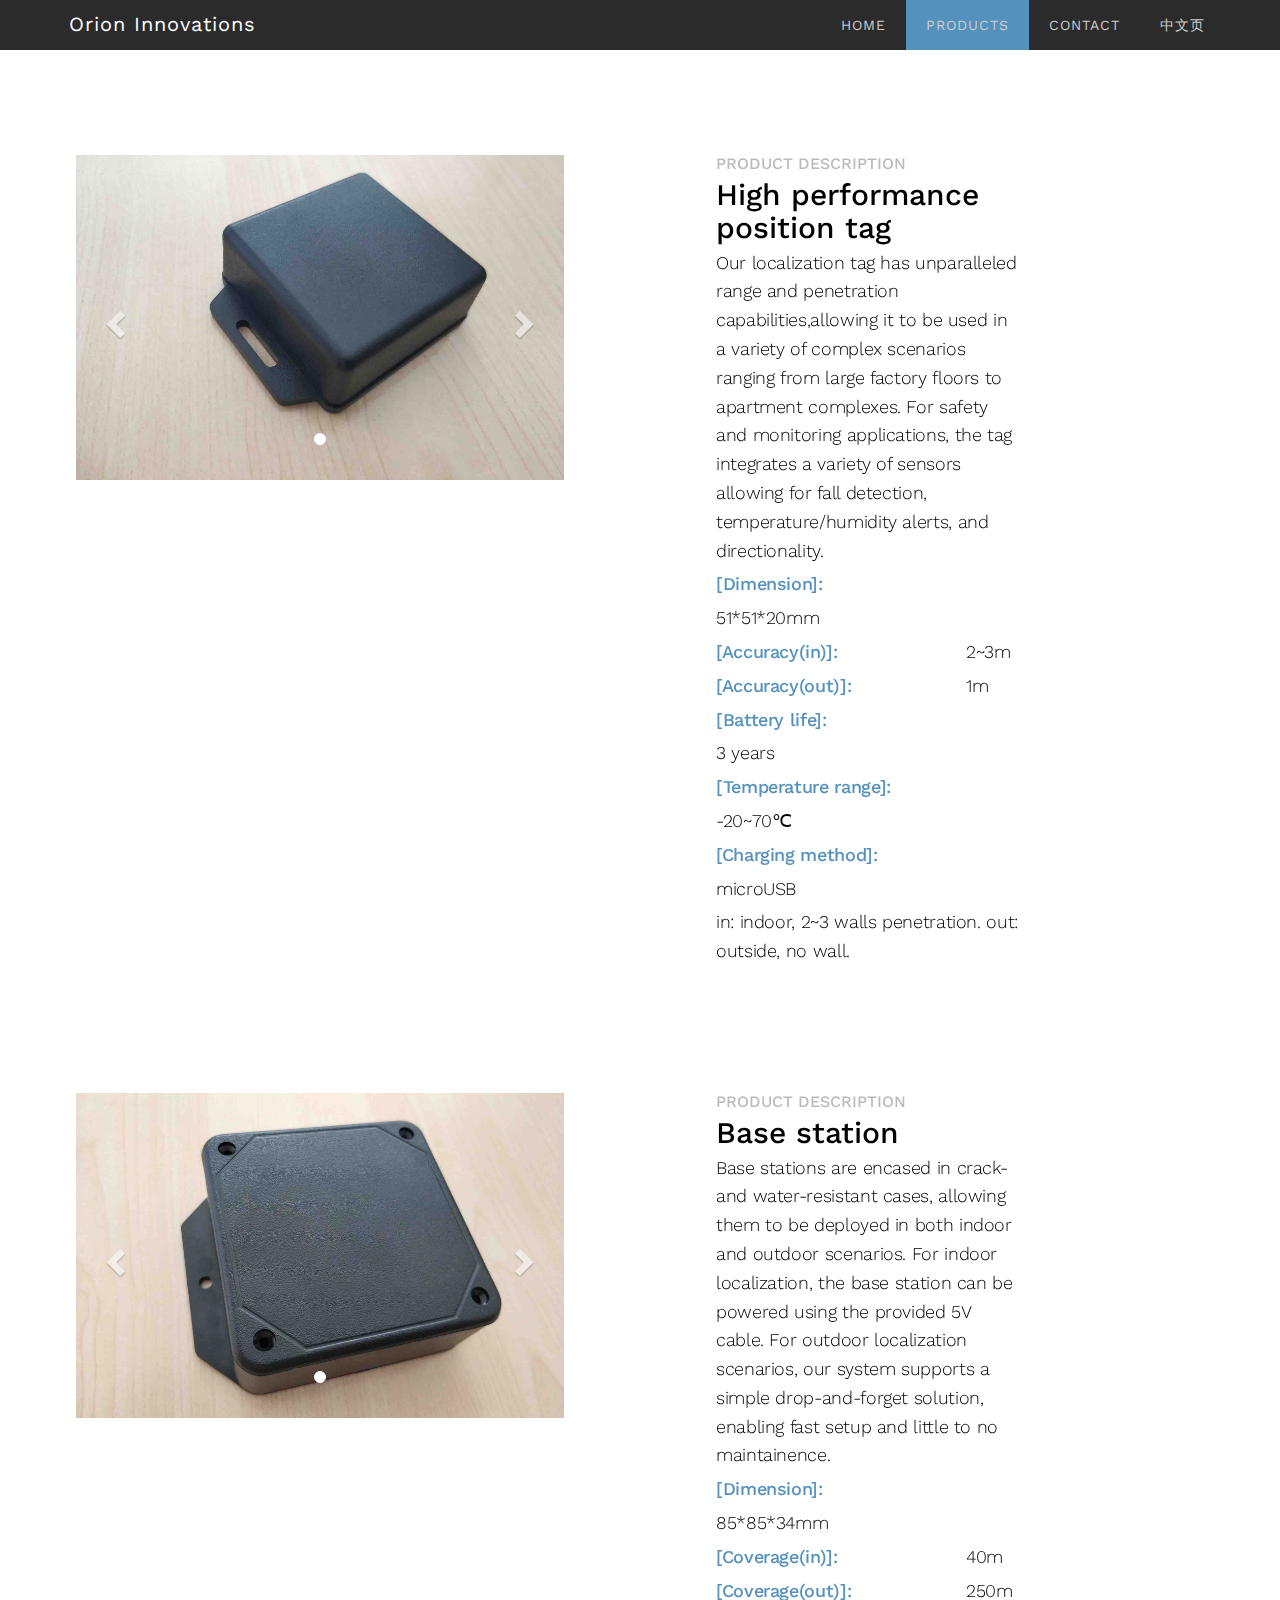
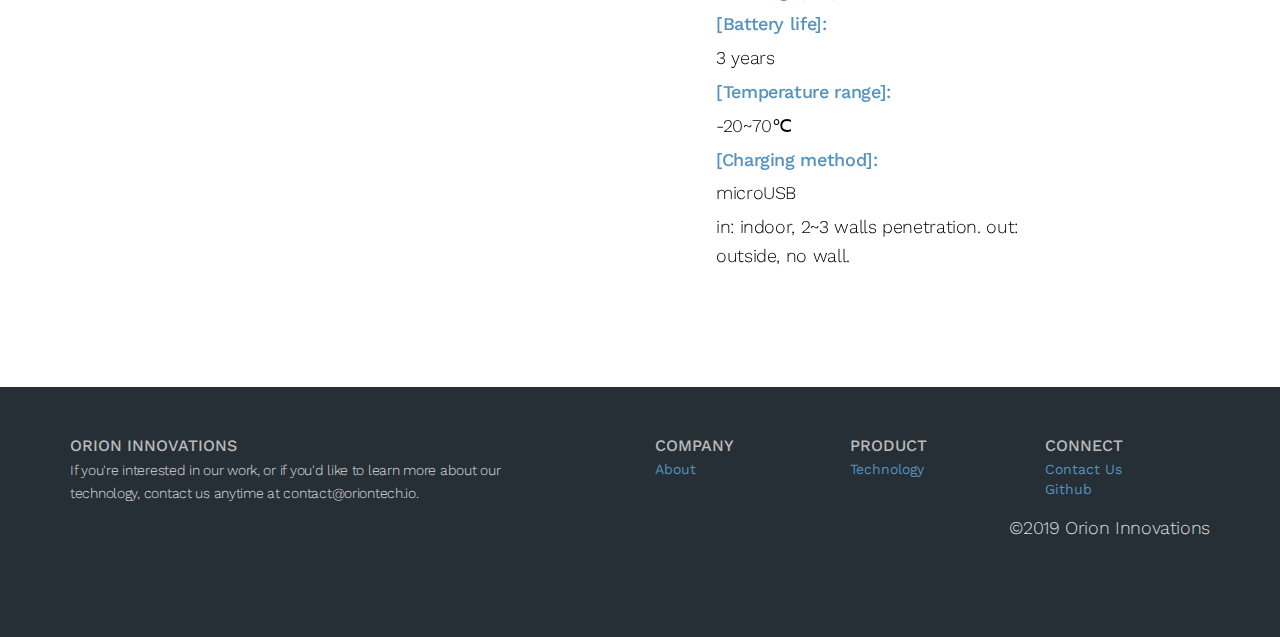
<file: product1.html>
<!DOCTYPE html>
<html>
  <head>
    <meta charset="utf-8">
    <title>Orion Innovations</title>
    <meta name="description" content="Orion: Revolutionizing indoor positioning." />
    <meta name="viewport" content="width=device-width, initial-scale=1.0">

    <link href="https://fonts.googleapis.com/css?family=Lora:400,400italic|Work+Sans:300,400,500,600" rel="stylesheet" type="text/css">
    <link href="css/bootstrap.min.css" rel="stylesheet">
    <link href="css/font-awesome.min.css" rel="stylesheet">

    <link href="css/styles.css" rel="stylesheet" />
  </head>

  <body>

    <nav class="navbar navbar-trans navbar-fixed-top" role="navigation">
      <div class="container">
        <div class="navbar-header">
          <button type="button" class="navbar-toggle" data-toggle="collapse" data-target="#navbar-collapsible">
            <span class="sr-only">Toggle navigation</span>
            <span class="icon-bar"></span>
            <span class="icon-bar"></span>
            <span class="icon-bar"></span>
          </button>
          <a class="navbar-brand" href="./index.html#section1" id="title">Orion Innovations</a>
        </div>
        <div class="navbar-collapse collapse" id="navbar-collapsible">
          <ul class="nav navbar-nav navbar-left">
          </ul>
          <ul class="nav navbar-nav navbar-right">
            <li><a href="./index.html" id="nav01">HOME</a></li>
            <li><a class="navbar-active" id="nav3">PRODUCTS</a></li>
            <li><a href="./index.html#section5" id="nav4">CONTACT</a></li>
            <li><a id="languageB" class="pointer">中文页</a></li>
          </ul>
        </div>
      </div>
    </nav>

    <section class="container-fluid section">
      <div class="row">

        <div class="col-md-6">
          <div class="bs-example" data-example-id="simple-carousel" style="margin:10%;margin-left:10%">
          <div id="carousel-example-generic" class="carousel slide" data-ride="carousel">
            <ol class="carousel-indicators">
              <li data-target="#carousel-example-generic" data-slide-to="0" class="active"></li>
            </ol>
            <div class="carousel-inner" role="listbox">
              <div class="item active">
                <img src="img/product2_1.jpg" alt="First slide">
              </div>
            </div>
            <a class="left carousel-control" href="#carousel-example-generic" role="button" data-slide="prev">
              <span class="glyphicon glyphicon-chevron-left" aria-hidden="true"></span>
              <span class="sr-only">Previous</span>
            </a>
            <a class="right carousel-control" href="#carousel-example-generic" role="button" data-slide="next">
              <span class="glyphicon glyphicon-chevron-right" aria-hidden="true"></span>
              <span class="sr-only">Next</span>
            </a>
          </div>
        </div>
        </div>
        <div class="col-md-6">
          <div class="row" style="max-width:50%; margin:10%;" id="product2">
            <h6>Product Description</h6>
            <h2>High performance position tag</h2>
            <h4>Our localization tag has unparalleled range and penetration capabilities,allowing it to be used in a variety of complex scenarios ranging from large factory floors to apartment complexes. For safety and monitoring applications, the tag integrates a variety of sensors allowing for fall detection, temperature/humidity alerts, and directionality.</h4>
            <div><div class='parameter0'><h4>[Dimension]:</h4></div><div class='parameter1'><h4>51*51*20mm</h4></div></div>
            <div><div class='parameter0'><h4>[Accuracy(in)]:</h4></div><div class='parameter1'><h4>2~3m</h4></div></div>
            <div><div class='parameter0'><h4>[Accuracy(out)]:</h4></div><div class='parameter1'><h4>1m</h4></div></div>
            <div><div class='parameter0'><h4>[Battery life]:</h4></div><div class='parameter1'><h4>3 years</h4></div></div>
            <div><div class='parameter0'><h4>[Temperature range]:</h4></div><div class='parameter1'><h4>-20~70℃</h4></div></div>
            <div><div class='parameter0'><h4>[Charging method]:</h4></div><div class='parameter1'><h4>microUSB</h4></div></div>
            <h4>in: indoor, 2~3 walls penetration. out: outside, no wall.</h4>
          </div>
        </div>
      </div>

      <div class="row">

        <div class="col-md-6">
          <div class="bs-example" data-example-id="simple-carousel" style="margin:10%;margin-left:10%">
          <div id="carousel-example-generic1" class="carousel slide" data-ride="carousel">
            <ol class="carousel-indicators">
              <li data-target="#carousel-example-generic1" data-slide-to="0" class="active"></li>
            </ol>
            <div class="carousel-inner" role="listbox">
              <div class="item active">
                <img src="img/product2_2.jpg" alt="First slide">
              </div>
            </div>
            <a class="left carousel-control" href="#carousel-example-generic1" role="button" data-slide="prev">
              <span class="glyphicon glyphicon-chevron-left" aria-hidden="true"></span>
              <span class="sr-only">Previous</span>
            </a>
            <a class="right carousel-control" href="#carousel-example-generic1" role="button" data-slide="next">
              <span class="glyphicon glyphicon-chevron-right" aria-hidden="true"></span>
              <span class="sr-only">Next</span>
            </a>
          </div>
        </div>
        </div>
        <div class="col-md-6">
          <div class="row" style="max-width:50%; margin:10%;" id="product21">
            <h6>Product Description</h6>
            <h2>Base station</h2>
            <h4>Base stations are encased in crack- and water-resistant cases, allowing them to be deployed in both indoor and outdoor scenarios. For indoor localization, the base station can be powered using the provided 5V cable. For outdoor localization scenarios, our system supports a simple drop-and-forget solution, enabling fast setup and little to no maintainence.</h4>
            <div><div class='parameter0'><h4>[Dimension]:</h4></div><div class='parameter1'><h4>85*85*34mm</h4></div></div>
            <div><div class='parameter0'><h4>[Coverage(in)]:</h4></div><div class='parameter1'><h4>40m</h4></div></div>
            <div><div class='parameter0'><h4>[Coverage(out)]:</h4></div><div class='parameter1'><h4>250m</h4></div></div>
            <div><div class='parameter0'><h4>[Battery life]:</h4></div><div class='parameter1'><h4>3 years</h4></div></div>
            <div><div class='parameter0'><h4>[Temperature range]:</h4></div><div class='parameter1'><h4>-20~70℃</h4></div></div>
            <div><div class='parameter0'><h4>[Charging method]:</h4></div><div class='parameter1'><h4>microUSB</h4></div></div>
            <h4>in: indoor, 2~3 walls penetration. out: outside, no wall.</h4>
          </div>
        </div>
      </div>

    </section>

    <footer>
      <div class="container">
        <div class="row">
          <div class="col-md-5" id="copyright">
            <h6>Orion Innovations</h6>
            <p>If you're interested in our work, or if you'd like to learn more about our technology, contact us anytime at contact@oriontech.io.</p>
          </div>
          <div class="col-md-2 col-md-offset-1">
            <h6 id="footer1">Company</h6>
            <ul class="nav">
              <li><a id="footer2" href="./index.html#section1">About</a></li>
            </ul>
          </div>
          <div class="col-md-2">
            <h6 id="footer3">Product</h6>
            <ul class="nav">
              <li><a id="footer4" href="./index.html#section1">Technology</a></li>
            </ul>
          </div>
          <div class="col-md-2">
            <h6 id="footer5">Connect</h6>
            <ul class="nav">
              <li><a id="footer6" href="./index.html#section5">Contact Us</a></li>
              <li><a href="https://github.com/OrionTechnologies" target="_blank" id="footer7">Github</a></li>
            </ul>
          </div>
        </div>
        <h4 class="text-right" id="footer8">©2019 Orion Innovations</h4>
      </div>
    </footer>

    <!--
    <div class="scroll-up">
      <a href="#"><i class="fa fa-angle-up"></i></a>
    </div>
    -->

    <!-- load scripts at the end -->
    <script src="js/jquery.min.js"></script>
    <script src="js/bootstrap.min.js"></script>
    <script src="js/language.js"></script>
  </body>
</html>
</file>
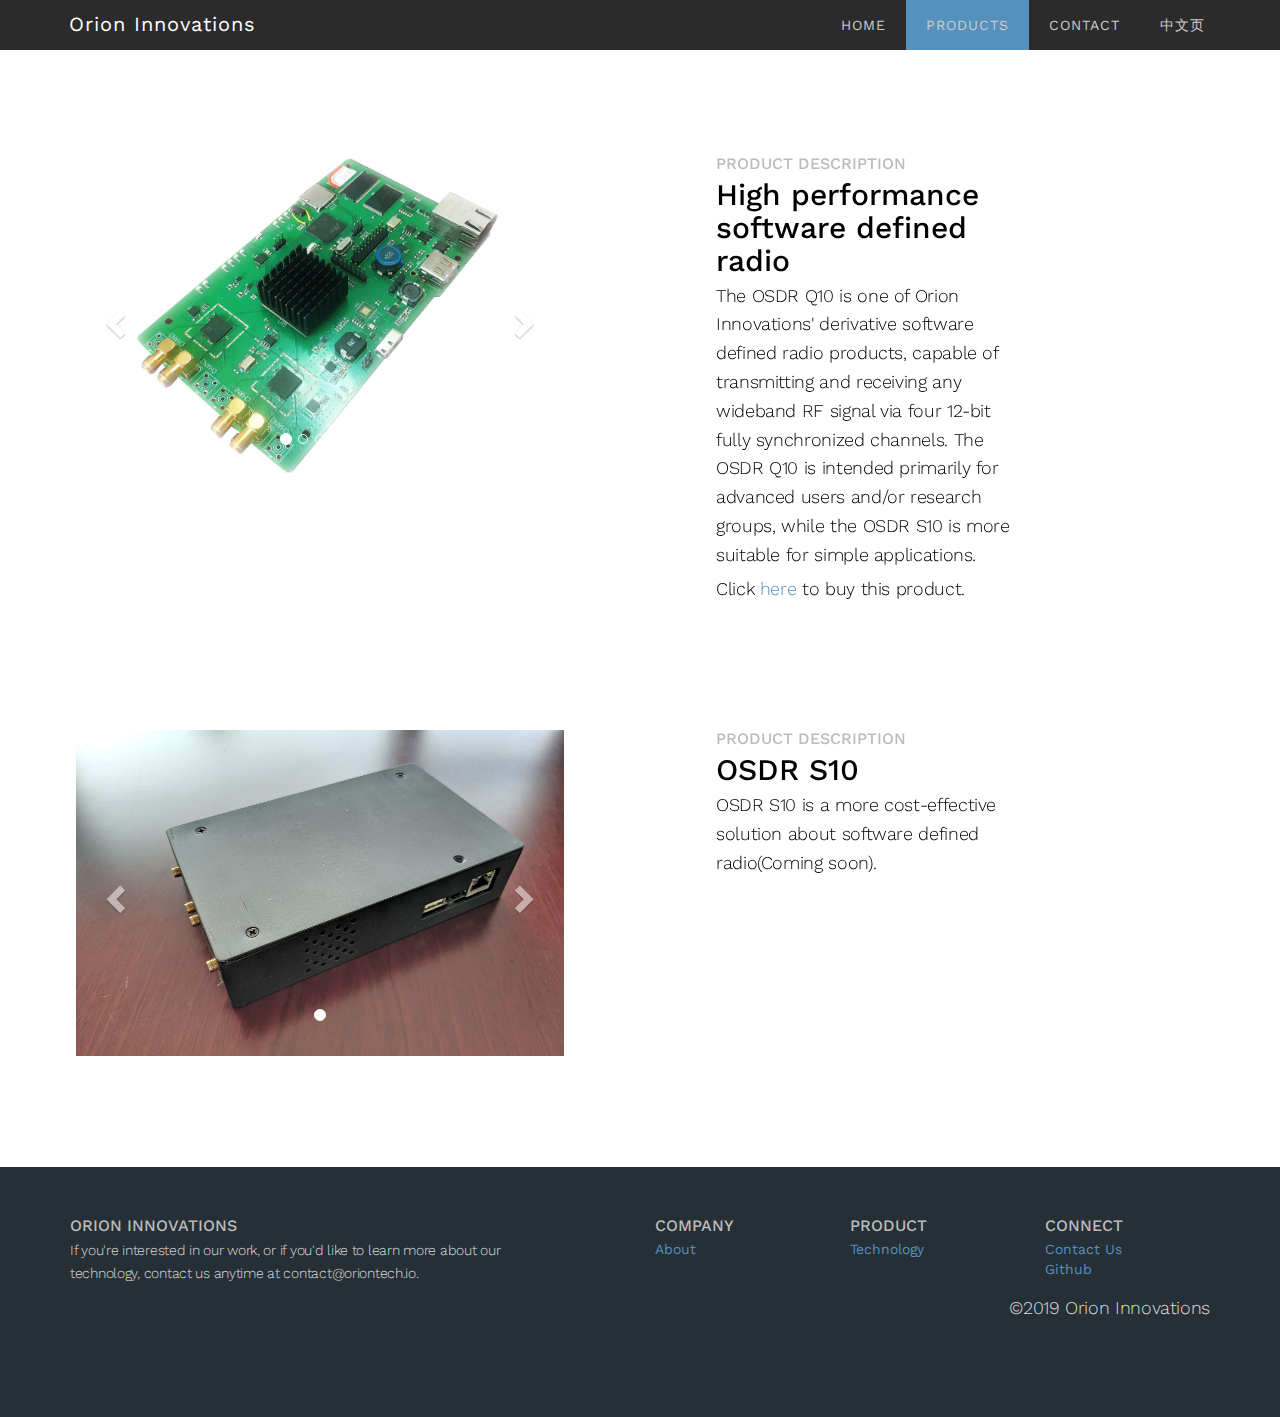
<file: product2.html>
<!DOCTYPE html>
<html>
  <head>
    <meta charset="utf-8">
    <title>Orion Innovations</title>
    <meta name="description" content="Orion: Revolutionizing indoor positioning." />
    <meta name="viewport" content="width=device-width, initial-scale=1.0">

    <link href="https://fonts.googleapis.com/css?family=Lora:400,400italic|Work+Sans:300,400,500,600" rel="stylesheet" type="text/css">
    <link href="css/bootstrap.min.css" rel="stylesheet">
    <link href="css/font-awesome.min.css" rel="stylesheet">

    <link href="css/styles.css" rel="stylesheet" />
  </head>

  <body>

    <nav class="navbar navbar-trans navbar-fixed-top" role="navigation">
      <div class="container">
        <div class="navbar-header">
          <button type="button" class="navbar-toggle" data-toggle="collapse" data-target="#navbar-collapsible">
            <span class="sr-only">Toggle navigation</span>
            <span class="icon-bar"></span>
            <span class="icon-bar"></span>
            <span class="icon-bar"></span>
          </button>
          <a class="navbar-brand" href="./index.html#section1" id="title">Orion Innovations</a>
        </div>
        <div class="navbar-collapse collapse" id="navbar-collapsible">
          <ul class="nav navbar-nav navbar-left">
          </ul>
          <ul class="nav navbar-nav navbar-right">
            <li><a href="./index.html" id="nav01">HOME</a></li>
            <li><a class="navbar-active" id="nav3">PRODUCTS</a></li>
            <li><a href="./index.html#section5" id="nav4">CONTACT</a></li>
            <li><a id="languageB" class="pointer">中文页</a></li>
          </ul>
        </div>
      </div>
    </nav>

    <section class="container-fluid section">
      <div class="row">

        <div class="col-md-6">
          <div class="bs-example" data-example-id="simple-carousel" style="margin:10%;margin-left:10%">
          <div id="carousel-example-generic" class="carousel slide" data-ride="carousel">
            <ol class="carousel-indicators">
              <li data-target="#carousel-example-generic" data-slide-to="0" class="active"></li>
              <li data-target="#carousel-example-generic" data-slide-to="1"></li>
              <li data-target="#carousel-example-generic" data-slide-to="2"></li>
              <li data-target="#carousel-example-generic" data-slide-to="3"></li>
              <li data-target="#carousel-example-generic" data-slide-to="4"></li>
            </ol>
            <div class="carousel-inner" role="listbox">
              <div class="item active">
                <img src="img/product1_1.jpg" alt="First slide">
              </div>
              <div class="item">
                <img src="img/product1_2.jpg" alt="Second slide">
              </div>
              <div class="item">
                <img src="img/product1_3.jpg" alt="Third slide">
              </div>
              <div class="item">
                <img src="img/product1_4.jpg" alt="Fourth slide">
              </div>
              <div class="item">
                <img src="img/product1_5.jpg" alt="Fifth slide">
              </div>
            </div>
            <a class="left carousel-control" href="#carousel-example-generic" role="button" data-slide="prev">
              <span class="glyphicon glyphicon-chevron-left" aria-hidden="true"></span>
              <span class="sr-only">Previous</span>
            </a>
            <a class="right carousel-control" href="#carousel-example-generic" role="button" data-slide="next">
              <span class="glyphicon glyphicon-chevron-right" aria-hidden="true"></span>
              <span class="sr-only">Next</span>
            </a>
          </div>
        </div>
        </div>
        <div class="col-md-6">
          <div class="row" style="max-width:50%; margin:10%;" id="product1">
            <h6>Product Description</h6>
            <h2>High performance software defined radio</h2>
            <h4>The OSDR Q10 is one of Orion Innovations' derivative software defined radio products, capable of transmitting and receiving any wideband RF signal via four 12-bit fully synchronized channels. The OSDR Q10 is intended primarily for advanced users and/or research groups, while the OSDR S10 is more suitable for simple applications.</h4>
            <h4>Click <a href="http://oriontech.io/" class="weblink">here</a> to buy this product.</h4>
          </div>
        </div>
      </div>

      <div class="row">

        <div class="col-md-6">
          <div class="bs-example" data-example-id="simple-carousel" style="margin:10%;margin-left:10%">
          <div id="carousel-example-generic1" class="carousel slide" data-ride="carousel">
            <ol class="carousel-indicators">
              <li data-target="#carousel-example-generic1" data-slide-to="0" class="active"></li>
            </ol>
            <div class="carousel-inner" role="listbox">
              <div class="item active">
                <img src="img/product1_5.jpg" alt="First slide">
              </div>
            </div>
            <a class="left carousel-control" href="#carousel-example-generic1" role="button" data-slide="prev">
              <span class="glyphicon glyphicon-chevron-left" aria-hidden="true"></span>
              <span class="sr-only">Previous</span>
            </a>
            <a class="right carousel-control" href="#carousel-example-generic1" role="button" data-slide="next">
              <span class="glyphicon glyphicon-chevron-right" aria-hidden="true"></span>
              <span class="sr-only">Next</span>
            </a>
          </div>
        </div>
        </div>
        <div class="col-md-6">
          <div class="row" style="max-width:50%; margin:10%;" id="product11">
            <h6>Product Description</h6>
            <h2>OSDR S10</h2>
            <h4>OSDR S10 is a more cost-effective solution about software defined radio(Coming soon).</h4>
          </div>
        </div>
      </div>

    </section>

    <footer>
      <div class="container">
        <div class="row">
          <div class="col-md-5" id="copyright">
            <h6>Orion Innovations</h6>
            <p>If you're interested in our work, or if you'd like to learn more about our technology, contact us anytime at contact@oriontech.io.</p>
          </div>
          <div class="col-md-2 col-md-offset-1">
            <h6 id="footer1">Company</h6>
            <ul class="nav">
              <li><a id="footer2" href="./index.html#section1">About</a></li>
            </ul>
          </div>
          <div class="col-md-2">
            <h6 id="footer3">Product</h6>
            <ul class="nav">
              <li><a id="footer4" href="./index.html#section1">Technology</a></li>
            </ul>
          </div>
          <div class="col-md-2">
            <h6 id="footer5">Connect</h6>
            <ul class="nav">
              <li><a id="footer6" href="./index.html#section5">Contact Us</a></li>
              <li><a href="https://github.com/OrionTechnologies" target="_blank" id="footer7">Github</a></li>
            </ul>
          </div>
        </div>
        <h4 class="text-right" id="footer8">©2019 Orion Innovations</h4>
      </div>
    </footer>

    <!--
    <div class="scroll-up">
      <a href="#"><i class="fa fa-angle-up"></i></a>
    </div>
    -->

    <!-- load scripts at the end -->
    <script src="js/jquery.min.js"></script>
    <script src="js/bootstrap.min.js"></script>
    <script src="js/language.js"></script>
  </body>
</html>
</file>
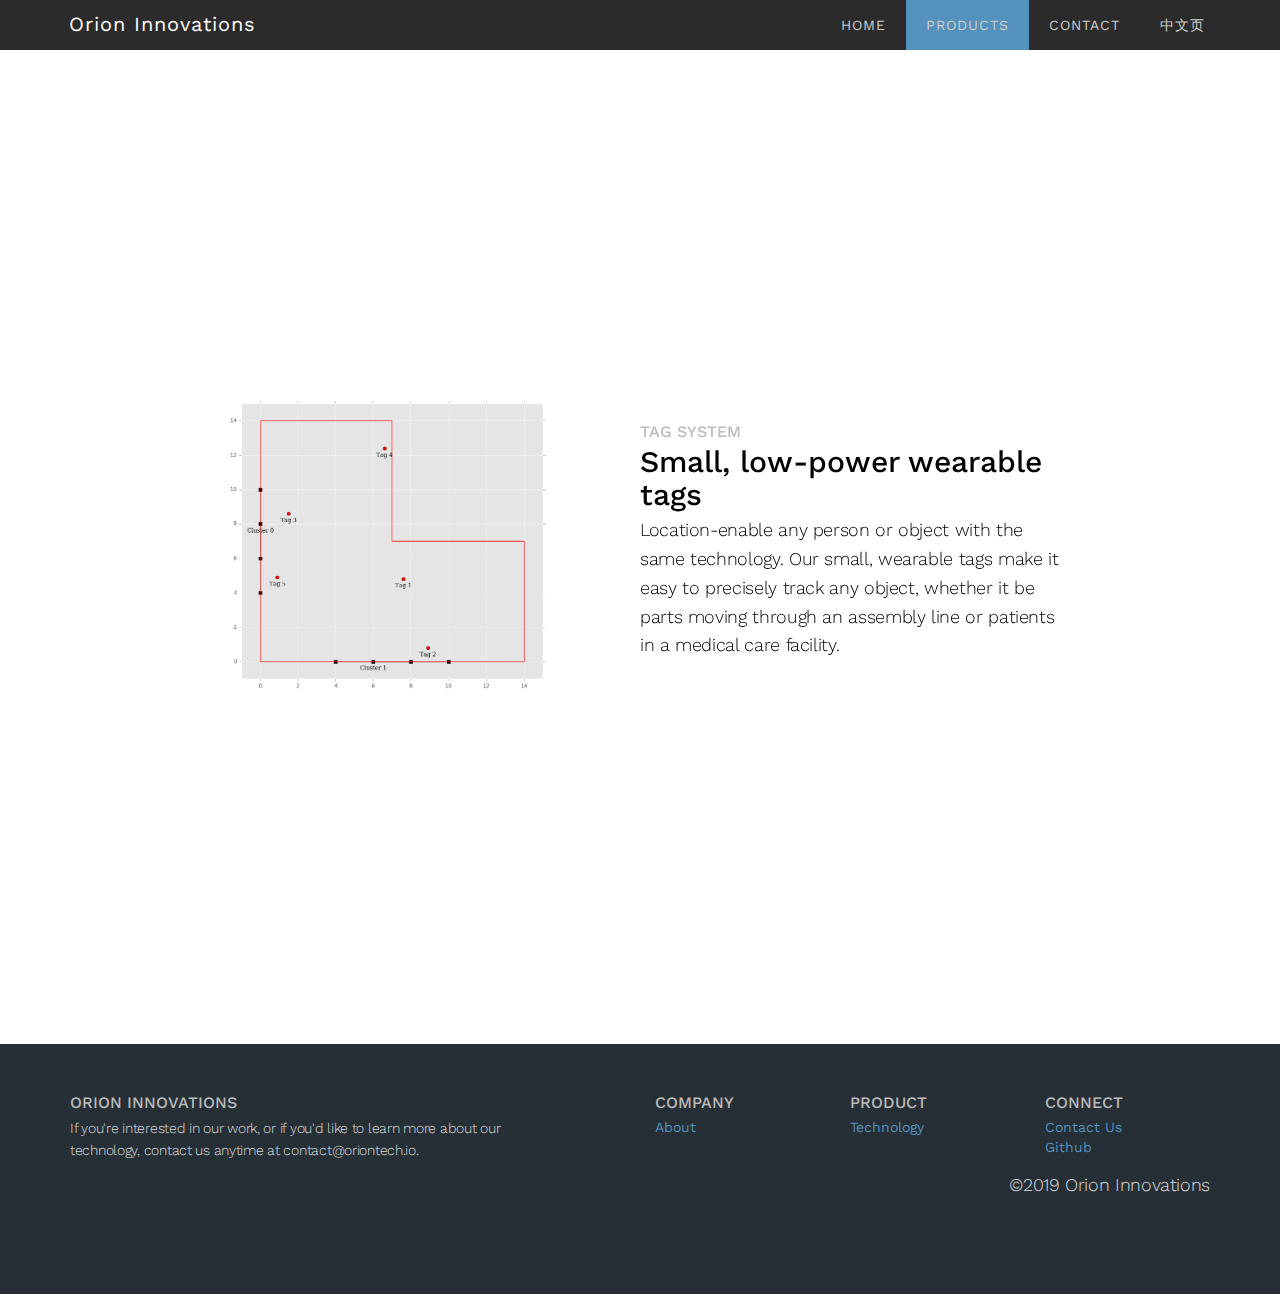
<file: system.html>
<!DOCTYPE html>
<html>
  <head>
    <meta charset="utf-8">
    <title>Orion Innovations</title>
    <meta name="description" content="Orion: Revolutionizing indoor positioning." />
    <meta name="viewport" content="width=device-width, initial-scale=1.0">

    <link href="https://fonts.googleapis.com/css?family=Lora:400,400italic|Work+Sans:300,400,500,600" rel="stylesheet" type="text/css">
    <link href="css/bootstrap.min.css" rel="stylesheet">
    <link href="css/font-awesome.min.css" rel="stylesheet">

    <link href="css/styles.css" rel="stylesheet" />
  </head>

  <body>

    <nav class="navbar navbar-trans navbar-fixed-top" role="navigation">
      <div class="container">
        <div class="navbar-header">
          <button type="button" class="navbar-toggle" data-toggle="collapse" data-target="#navbar-collapsible">
            <span class="sr-only">Toggle navigation</span>
            <span class="icon-bar"></span>
            <span class="icon-bar"></span>
            <span class="icon-bar"></span>
          </button>
          <a class="navbar-brand" href="./index.html#section1" id="title">Orion Innovations</a>
        </div>
        <div class="navbar-collapse collapse" id="navbar-collapsible">
          <ul class="nav navbar-nav navbar-left">
          </ul>
          <ul class="nav navbar-nav navbar-right">
            <li><a href="./index.html" id="nav01">HOME</a></li>
            <li><a class="navbar-active" id="nav3">PRODUCTS</a></li>
            <li><a href="./index.html#section5" id="nav4">CONTACT</a></li>
            <li><a id="languageB" class="pointer">中文页</a></li>
          </ul>
        </div>
      </div>
    </nav>

    <section class="container-fluid section">
      <div class="row">
        <div class="col-md-2">
        </div>
        <div class="col-md-4 vertical-center">
          <img src="img/tag.png">
        </div>
        <div class="col-md-4 vertical-center">
          <div class="row" id="system">
            <h6>Tag System</h6>
            <h2>Small, low-power wearable tags</h2>
            <h4>Location-enable any person or object with the same technology. Our small, wearable tags make it easy to precisely track any object, whether it be parts moving through an assembly line or patients in a medical care facility.</h4>
          </div>
        </div>
        <div class="col-md-2">
        </div>
      </div>
    </section>

    <footer>
      <div class="container">
        <div class="row">
          <div class="col-md-5" id="copyright">
            <h6>Orion Innovations</h6>
            <p>If you're interested in our work, or if you'd like to learn more about our technology, contact us anytime at contact@oriontech.io.</p>
          </div>
          <div class="col-md-2 col-md-offset-1">
            <h6 id="footer1">Company</h6>
            <ul class="nav">
              <li><a id="footer2" href="./index.html#section1">About</a></li>
            </ul>
          </div>
          <div class="col-md-2">
            <h6 id="footer3">Product</h6>
            <ul class="nav">
              <li><a id="footer4" href="./index.html#section1">Technology</a></li>
            </ul>
          </div>
          <div class="col-md-2">
            <h6 id="footer5">Connect</h6>
            <ul class="nav">
              <li><a id="footer6" href="./index.html#section5">Contact Us</a></li>
              <li><a href="https://github.com/OrionTechnologies" target="_blank" id="footer7">Github</a></li>
            </ul>
          </div>
        </div>
        <h4 class="text-right" id="footer8">©2019 Orion Innovations</h4>
      </div>
    </footer>

    <!--
    <div class="scroll-up">
      <a href="#"><i class="fa fa-angle-up"></i></a>
    </div>
    -->

    <!-- load scripts at the end -->
    <script src="js/jquery.min.js"></script>
    <script src="js/bootstrap.min.js"></script>
    <script src="js/language.js"></script>
  </body>
</html>
</file>
<file: css/styles.css>
body {
  font-family: "Work sans", "Helvetica Neue", Helvetica, Arial, sans-serif;
}

html, body {
  height: 100%;
  background:center no-repeat fixed url('7061561113_eaf5f74b7c_o.jpg');
  background-size: cover;
  color: #444;
  -webkit-margin-before: 1em;
  -webkit-margin-after: 1em;
  -webkit-margin-start: 0px;
  -webkit-margin-end: 0px;
}

@media (min-width:768px) {
  h1 {
    font-size:40px;
  }
}

a {
  color: #999;
}

a:hover {
  color: #111;
}

h1, h2, h3, h4, h5, h6 {
  margin-top: 0;
  margin-bottom: .5rem;
}

h4, h5, p {
  font-weight: 300;
  line-height: 1.6;
  letter-spacing: -0.02em;
}

h6 {
  color: #bbb;
  display: block;
  font-size: 16px;
  font-weight: 500;
  -webkit-margin-before: 0px;
  -webkit-margin-after: 5px;
  -webkit-margin-start: 0px;
  -webkit-margin-end: 0px;
  text-transform: uppercase;
}

img {
  max-width: 80%;
  max-height: 100%;
}

video::-internal-media-controls-download-button {
    display:none;
}

video::-webkit-media-controls-enclosure {
    overflow:hidden;
}

video::-webkit-media-controls-panel {
    width: calc(100% + 30px);
}

#header-container {
  margin-left: 100px;
  margin-right: 100px;
}

#products h3{
  margin: 30px;
}

.pointer {
  cursor:pointer;
}

.products-font {
  font-family: Raleway, Arial, Helvetica;
  color: #333;
  margin: 30px;
  font-size: 2em;
}

.btn, .well, .panel {
  border-radius: 5;
}

.btn-blue {
  background-color: #5491bd;
  border-color: #5491bd;
  color: #fff;
}

.text-danger, a.text-danger {
  color: #5491bd;
}

.btn-huge {
  padding: 17px 22px;
  font-size: 22px;
}

.icon-bar {
  background-color:#fff;
}

.navbar-trans {
  background-color: #2b2b2b;
  color: #cdcdcd;
  border-width: 0;
}

.navbar-trans .navbar-brand, .navbar-trans > .container-fluid .navbar-brand {
  padding: 14px;
  color: #fff;
  font-size: 20px;
}

.navbar-trans li>a:focus,.navbar-trans li.active,.navbar-active {
  background-color: #5491bd;
  color: #333;
}

.navbar-trans li>a:hover {
  background-color: #5491bd;
  color: #fff;
  opacity: 0.5;
}

.navbar-trans a{
  color:#cdcdcd;
  letter-spacing:1px;
}

.navbar-trans li>a {
  padding-left: 20px;
  padding-right: 20px;
}

.navbar-trans .form-control:focus {
  border-color: #eee;
  outline: 0;
  -webkit-box-shadow: inset 0 1px 1px rgba(0,0,0,0.075),0 0 8px rgba(100,100,100,0.6);
  box-shadow: inset 0 1px 1px rgba(0,0,0,0.075),0 0 8px rgba(100,100,100,0.6);
}

.carousel-control.left {
  background-image: linear-gradient(to right,rgba(0, 0, 0, 0) 0,rgba(0,0,0,.0001) 100%);
}

.carousel-control.right {
  background-image: linear-gradient(to right,rgba(0,0,0,.0001) 0,rgba(0, 0, 0, 0) 100%);
}

.scroll-down {
  position: absolute;
  left: 50%;
  bottom: 40px;
  border: 2px solid #fff;
  border-radius: 50%;
  height: 50px;
  width: 50px;
  margin-left: -15px;
  display: block;
  padding: 7px;
  text-align: center;
  z-index:-1
}

.scroll-up {
  position: fixed;
  display: none;
  z-index: 999;
  bottom: 1.75em;
  right: 2em;
}

.scroll-up a {
  background-color: rgba(135, 135, 135, 0.5);
  display: block;
  width: 35px;
  height: 35px;
  text-align: center;
  color: #fff;
  font-size: 15px;
  line-height: 30px;
}

.vertical-center {
  min-height: 100%;
  min-height: 100vh;
  display: flex;
  align-items: center;
}
.vertical-start {
  min-height: 100%;
  min-height: 100vh;
  display: flex;
  align-items: flex-start;
}
.vertical-lowcenter {
  display: inline-block;
  vertical-align: center;
  min-height: 80%;
  align-items: center;
}

section {
  padding-top: 70px;
  padding-bottom: 50px;
  min-height: 70%;
  min-height: calc(100% - 0);
  -webkit-transform-style: preserve-3d;
  -moz-transform-style: preserve-3d;
  transform-style: preserve-3d;
}

@media (min-width:768px) {
  .v-center {
    display: table;
    height: 90%;
    width: 100%;
    vertical-align: middle;
  }
}

#section1, #section4 {
  background-color: rgba(0,0,0,0.7);
  color: #fff;
}
#section01 {
  background-color: #eee;
  color: #000;
}
#section2 {
  background-color: #eee;
  color: #000;
}

#section3, #section5, #section6, .section {
  background-color: #fff;
  color: #000;
}

footer {
  background-color: #262F36;
  color: #ddd;
  min-height: 250px;
  padding-top: 50px;
  padding-bottom: 40px;
}

.weblink, footer .nav > li > a {
  padding: 0px;
  color: #5491bd;
}

.weblink:hover {
  padding: 0px;
  color: #5456bd;
}

footer .nav >li > a:hover {
  background-color: transparent;
  color: #fff;
}

.parameter0,.parameter0 >h4 {
  color:#5491bd;display:inline-block;width:250px;font-weight:500!important;
}

.parameter1{
  display:inline-block
}
</file>
